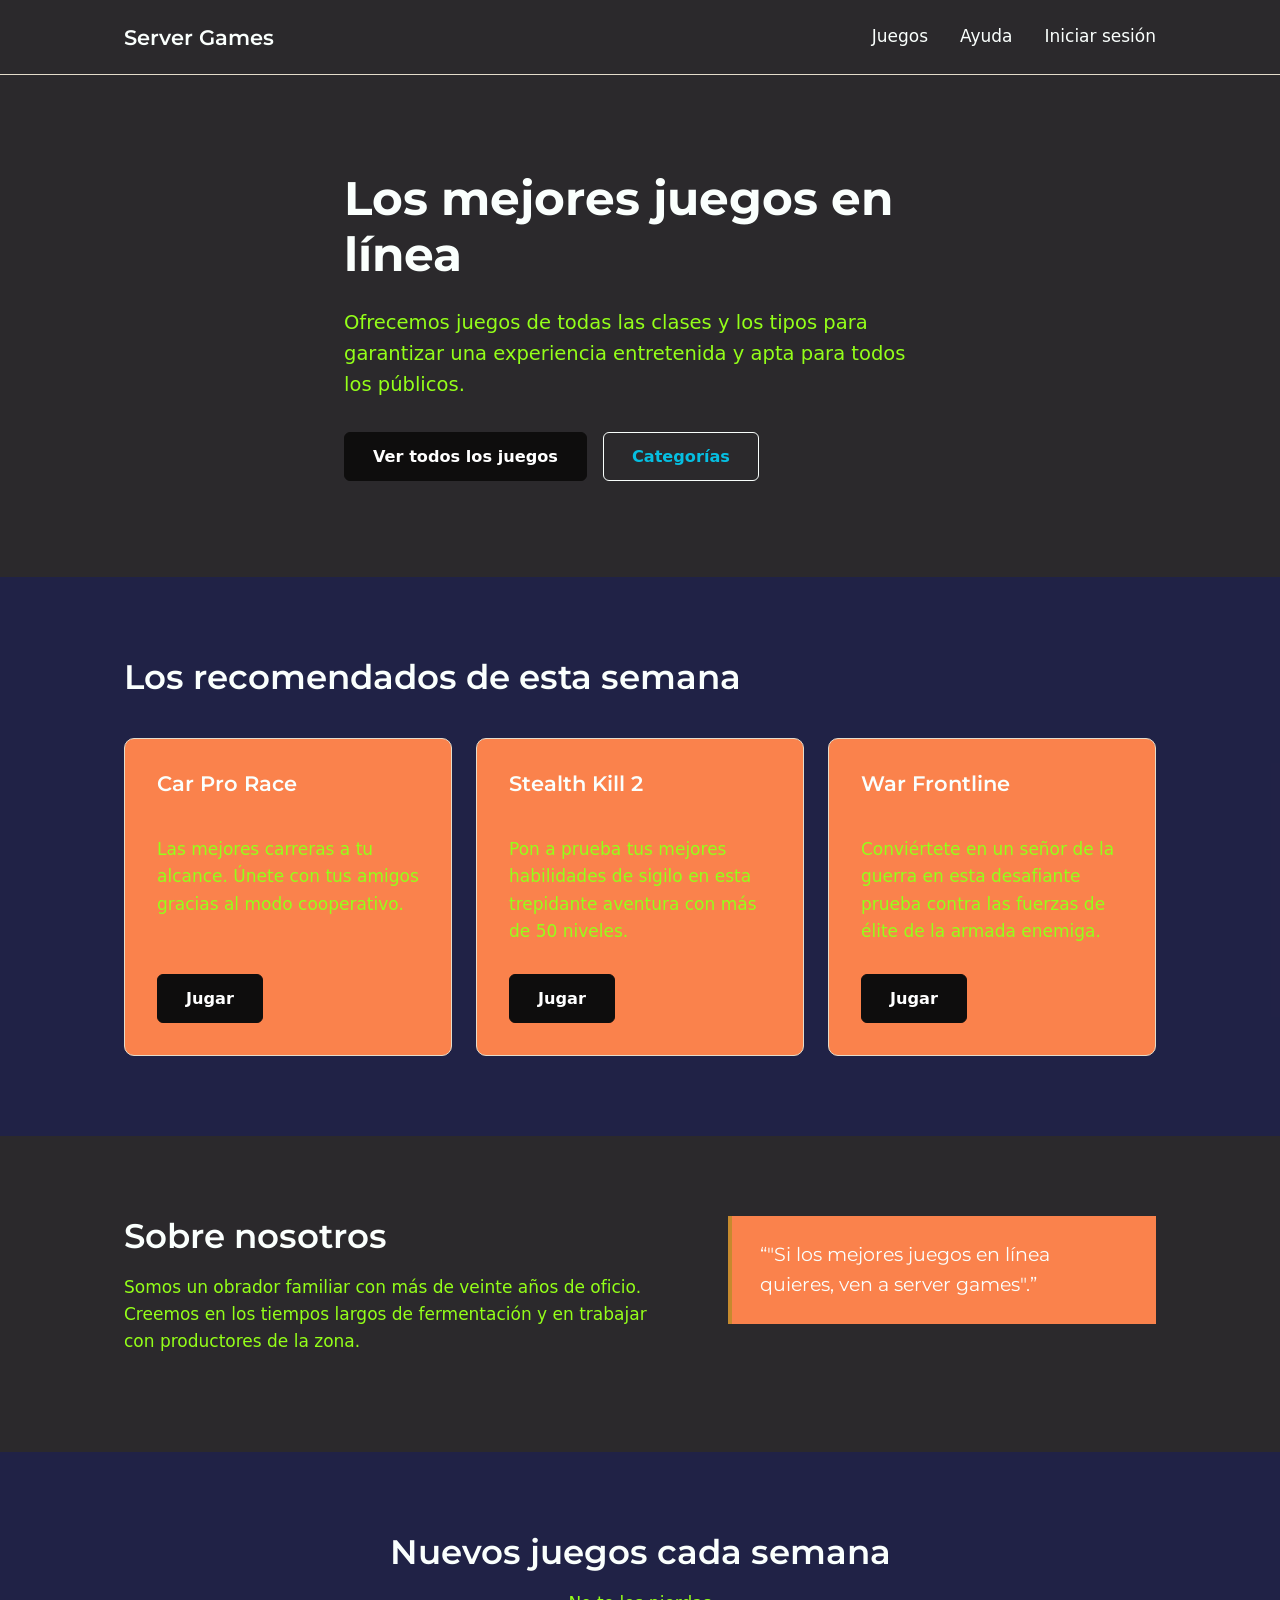
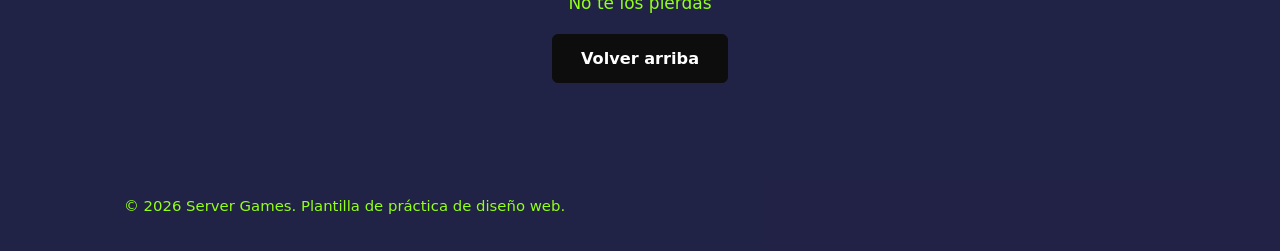
<file: Actividades/colores_y_tipografias/mi variante/index.html>
<!DOCTYPE html>
<html lang="es">
<head>
  <meta charset="UTF-8">
  <meta name="viewport" content="width=device-width, initial-scale=1.0">
  <title>Server Games — Plantilla de práctica</title>

  <!-- Tipografías de Google Fonts: cambia estos nombres por otras que quieras
       probar. Busca más en https://fonts.google.com y sustituye tanto el
       enlace de aquí como las variables --font-heading / --font-body en
       styles.css -->
  <link rel="preconnect" href="https://fonts.googleapis.com">
  <link rel="preconnect" href="https://fonts.gstatic.com" crossorigin>
  <link href="https://fonts.googleapis.com/css2?family=Montserrat:ital,wght@0,100..900;1,100..900&family=Open+Sans:ital,wght@0,300..800;1,300..800&display=swap" rel="stylesheet">


  <link rel="stylesheet" href="styles.css">
</head>
<body>
  <!-- ===================== CABECERA ===================== -->
  <header class="cabecera">
    <div class="contenedor cabecera__interior">
      <p class="marca">Server Games</p>
        <nav class="navegacion" aria-label="Navegación principal">
          <ul>
            <li><a href="#productos">Juegos</a></li>
            <li><a href="#nosotros">Ayuda</a></li>
            <li><a href="#contacto">Iniciar sesión</a></li>
          </ul>
        </nav>      
    </div>
  </header>

  <main>
    <!-- ===================== HERO ===================== -->
    <section class="hero">
      <div class="contenedor hero__contenido">
        <h1>Los mejores juegos en línea</h1>
        <p class="hero__texto">
          Ofrecemos juegos de todas las clases y los tipos para
          garantizar una experiencia entretenida y apta para
          todos los públicos.
        </p>
        <div class="hero__acciones">
          <button class="boton boton--primario">Ver todos los juegos</button>
          <button class="boton boton--secundario">Categorías</button>
        </div>
      </div>
    </section>

    <!-- ===================== BLOQUES / TARJETAS ===================== -->
    <section id="productos" class="seccion seccion--alterna">
      <div class="contenedor">
        <h2>Los recomendados de esta semana</h2>
        <div class="rejilla-tarjetas">

          <article class="tarjeta">
            <h3>Car Pro Race</h3>
            <p>
              Las mejores carreras a tu alcance. Únete con tus amigos
              gracias al modo cooperativo.
            </p>
            <button class="boton boton--primario">Jugar</button>
          </article>

          <article class="tarjeta">
            <h3>Stealth Kill 2</h3>
            <p>
              Pon a prueba tus mejores habilidades de sigilo en esta
              trepidante aventura con más de 50 niveles.
            </p>
            <button class="boton boton--primario">Jugar</button>
          </article>

          <article class="tarjeta">
            <h3>War Frontline</h3>
            <p>
              Conviértete en un señor de la guerra en esta desafiante
              prueba contra las fuerzas de élite de la armada enemiga.
            </p>
            <button class="boton boton--primario">Jugar</button>
          </article>

        </div>
      </div>
    </section>

    <!-- ===================== SOBRE NOSOTROS ===================== -->
    <section id="nosotros" class="seccion">
      <div class="contenedor seccion__dos-columnas">
        <div>
          <h2>Sobre nosotros</h2>
          <p>
            Somos un obrador familiar con más de veinte años de oficio.
            Creemos en los tiempos largos de fermentación y en trabajar con
            productores de la zona.
          </p>
        </div>
        <aside class="destacado">
          <p>
            &ldquo;"Si los mejores juegos en línea quieres, ven a server games".&rdquo;
          </p>
        </aside>
      </div>
    </section>

    <!-- ===================== CONTACTO ===================== -->
    <section id="contacto" class="seccion seccion--alterna">
      <div class="contenedor seccion--centrada">
        <h2>Nuevos juegos cada semana</h2>
        <p>No te los pierdas</p>
        <button class="boton boton--primario">Volver arriba</button>
      </div>
    </section>
  </main>

  <!-- ===================== PIE DE PÁGINA ===================== -->
  <footer class="pie">
    <div class="contenedor">
      <p>&copy; 2026 Server Games. Plantilla de práctica de diseño web.</p>
    </div>
  </footer>

</body>
</html>
</file>
<file: Actividades/colores_y_tipografias/mi variante/styles.css>
/* ==========================================================================
   PLANTILLA DE PRÁCTICA — colores y tipografía

   Todo lo que necesitas cambiar para experimentar con una paleta o una
   tipografía distinta está reunido aquí arriba, en :root. El resto de la
   hoja de estilos NO se toca: usa estas variables con var(--nombre),
   así que basta con cambiar un valor aquí para que se actualice en toda
   la página.

   Herramientas útiles para elegir paleta:
     - https://coolors.co
     - https://colorhunt.co
     - https://color.adobe.com

   Herramientas útiles para elegir tipografía:
     - https://fonts.google.com  (recuerda actualizar también el <link>
       en el <head> del archivo index.html si cambias de tipografía)
     - https://fontpair.co (para ver combinaciones de dos tipografías)
   ========================================================================== */

:root {

  /* ---- 1. COLOR DE FONDO GENERAL ----
     El fondo de la página y de las secciones "normales". */
  --color-fondo: #2b292c;

  /* ---- 2. COLOR DE FONDO ALTERNO ----
     Para secciones que quieres diferenciar del fondo general
     (ver clase .seccion--alterna en el HTML). */
  --color-fondo-alterno: #0a12854b;

  /* ---- 3. COLOR DE FONDO DE BLOQUES / TARJETAS ----
     El fondo de las tarjetas de producto y del bloque destacado. */
  --color-bloque: #fa824c;
  --color-bloque-borde: #E4DCCB;

  /* ---- 4. COLOR DE TEXTO ----
     Texto principal y texto secundario (más apagado, para descripciones). */
  --color-texto: #fafffd;
  --color-texto-secundario: #94ff19;

  /* ---- 5. COLOR DE BOTONES ----
     Botón primario (la acción principal) y su estado al pasar el ratón,
     más el botón secundario (acción menos importante). */
  --color-boton-primario: #0e0d0d;
  --color-boton-primario-hover: #a18f06;
  --color-boton-texto: #FFFFFF;

  --color-boton-secundario: transparent;
  --color-boton-secundario-borde: #fafffd;
  --color-boton-secundario-texto: #06bee1;

  /* ---- 6. COLOR DE ACENTO ----
     Úsalo con moderación: un detalle, no todo el fondo. Aquí se usa en el
     borde izquierdo del bloque destacado ("aside"). */
  --color-acento: #C68A2E;

  /* ---- 7. TIPOGRAFÍA ----
     --font-titulos se usa en h1, h2, h3.
      - 'Fraunces' (Primera opción): Fuente moderna con remates (serif). Si está
        importad vía Google Fonts o @font-face, el navegador la usará como prioridad.
      - Georgia (Reserva del sistema): Si 'Fraunces' falla o aún no se he descargado,
        usará Georgia, una fuente muy extendida y presente por defectoen casi todos 
        los sistemas (Windows, macOS, iOS).
      - serif (Reserva genérica): Si ninguna de las dos anteriores está disponible, 
        el sistema cargará su fuente serif predeterminada (como Times New Roman).

     --font-cuerpo se usa en párrafos, botones y menú.
      - 'Inter' (Primera opción): Una de las fuentes web sans-serif más populares 
        para interfaces UI por su excelente legibilidad en pantallas pequeñas.
      - system-ui (Reserva de sistema nativa): Si 'Inter' no está disponible, el 
        navegador recurrirá a la tipografía por defecto del sistema operativo del 
        usuario (por ejemplo, San Francisco en iOS/macOS, Segoe UI en Windows o 
        Roboto en Android).
      - sans-serif (Reserva genérica): La categoría genérica sin remates de último 
        recurso (como Arial o Helvetica).
     Si cambias de tipografía, actualiza también el <link> de Google Fonts
     en el <head> de index.html. */
  --font-titulos: 'Montserrat', Georgia, serif;
  --font-cuerpo: 'Open-sans', system-ui, sans-serif;

  /* Tamaño base del texto; los demás tamaños están definidos en "em",
     así que cambiar este valor escala toda la tipografía proporcionalmente. */
  --tamano-base: 17px;
}



/* ==========================================================================
   ESTILOS BASE
   ========================================================================== */

* {
  box-sizing: border-box;
}

body {
  margin: 0;
  background-color: var(--color-fondo);
  color: var(--color-texto);
  font-family: var(--font-cuerpo);
  font-size: var(--tamano-base);
  line-height: 1.6;
}

h1, h2, h3 {
  font-family: var(--font-titulos);
  font-weight: 600;
  line-height: 1.2;
  margin: 0 0 0.5em;
}

h1 { font-size: 2.75em; font-weight: 700; }
h2 { font-size: 2em; }
h3 { font-size: 1.25em; }

p {
  color: var(--color-texto-secundario);
  max-width: 65ch;
}

.contenedor {
  max-width: 1080px;
  margin: 0 auto;
  padding: 0 24px;
}

/* ==========================================================================
   CABECERA Y NAVEGACIÓN
   ========================================================================== */

.cabecera {
  background-color: var(--color-fondo);
  border-bottom: 1px solid var(--color-bloque-borde);
  position: sticky;
  top: 0;
}

.cabecera__interior {
  display: flex;
  align-items: center;
  justify-content: space-between;
  padding-top: 20px;
  padding-bottom: 20px;
}

.marca {
  font-family: var(--font-titulos);
  font-weight: 600;
  font-size: 1.25em;
  margin: 0;
  color: var(--color-texto);
}

.navegacion ul {
  list-style: none;
  display: flex;
  gap: 32px;
  margin: 0;
  padding: 0;
}

.navegacion a {
  color: var(--color-texto);
  text-decoration: none;
  font-weight: 500;
}

.navegacion a:hover {
  color: var(--color-boton-primario);
}

/* ==========================================================================
   HERO
   ========================================================================== */

.hero {
  padding: 96px 0;
}

.hero__contenido {
  max-width: 640px;
}

.hero__texto {
  font-size: 1.15em;
}

.hero__acciones {
  display: flex;
  gap: 16px;
  margin-top: 32px;
}

/* ==========================================================================
   BOTONES
   ========================================================================== */

.boton {
  font-family: var(--font-cuerpo);
  font-size: 0.95em;
  font-weight: 600;
  padding: 14px 28px;
  border-radius: 6px;
  cursor: pointer;
  transition: background-color 0.15s ease, color 0.15s ease;
}

.boton--primario {
  background-color: var(--color-boton-primario);
  color: var(--color-boton-texto);
  border: 1px solid var(--color-boton-primario);
}

.boton--primario:hover {
  background-color: var(--color-boton-primario-hover);
  border-color: var(--color-boton-primario-hover);
}

.boton--secundario {
  background-color: var(--color-boton-secundario);
  color: var(--color-boton-secundario-texto);
  border: 1px solid var(--color-boton-secundario-borde);
}

.boton--secundario:hover {
  background-color: var(--color-boton-secundario-borde);
  color: var(--color-fondo);
}

/* ==========================================================================
   SECCIONES
   ========================================================================== */

.seccion {
  padding: 80px 0;
}

.seccion--alterna {
  background-color: var(--color-fondo-alterno);
}

.seccion--centrada {
  text-align: center;
}

.seccion--centrada p {
  margin-left: auto;
  margin-right: auto;
}

.seccion__dos-columnas {
  display: grid;
  grid-template-columns: 1.3fr 1fr;
  gap: 48px;
  align-items: start;
}

/* ==========================================================================
   TARJETAS (bloques de producto)
   ========================================================================== */

.rejilla-tarjetas {
  display: grid;
  grid-template-columns: repeat(3, 1fr);
  gap: 24px;
  margin-top: 40px;
}

.tarjeta {
  background-color: var(--color-bloque);
  border: 1px solid var(--color-bloque-borde);
  border-radius: 10px;
  padding: 32px;
  display: flex;
  flex-direction: column;
  gap: 12px;
  align-items: flex-start;
}

.tarjeta .boton {
  margin-top: auto;
}

/* Bloque destacado (cita), con el color de acento como detalle en el borde */
.destacado {
  background-color: var(--color-bloque);
  border-left: 4px solid var(--color-acento);
  padding: 24px 28px;
  font-family: var(--font-titulos);
  font-size: 1.1em;
}

.destacado p {
  color: var(--color-texto);
  margin: 0;
}

/* ==========================================================================
   PIE DE PÁGINA
   ========================================================================== */

.pie {
  background-color: var(--color-fondo-alterno);
  padding: 32px 0;
}

.pie p {
  font-size: 0.875em;
  margin: 0;
}

/* ==========================================================================
   RESPONSIVE
   ========================================================================== */

@media (max-width: 768px) {
  .rejilla-tarjetas {
    grid-template-columns: 1fr;
  }

  .seccion__dos-columnas {
    grid-template-columns: 1fr;
  }

  h1 {
    font-size: 2.1em;
  }

  .navegacion ul {
    gap: 20px;
  }
}
</file>
